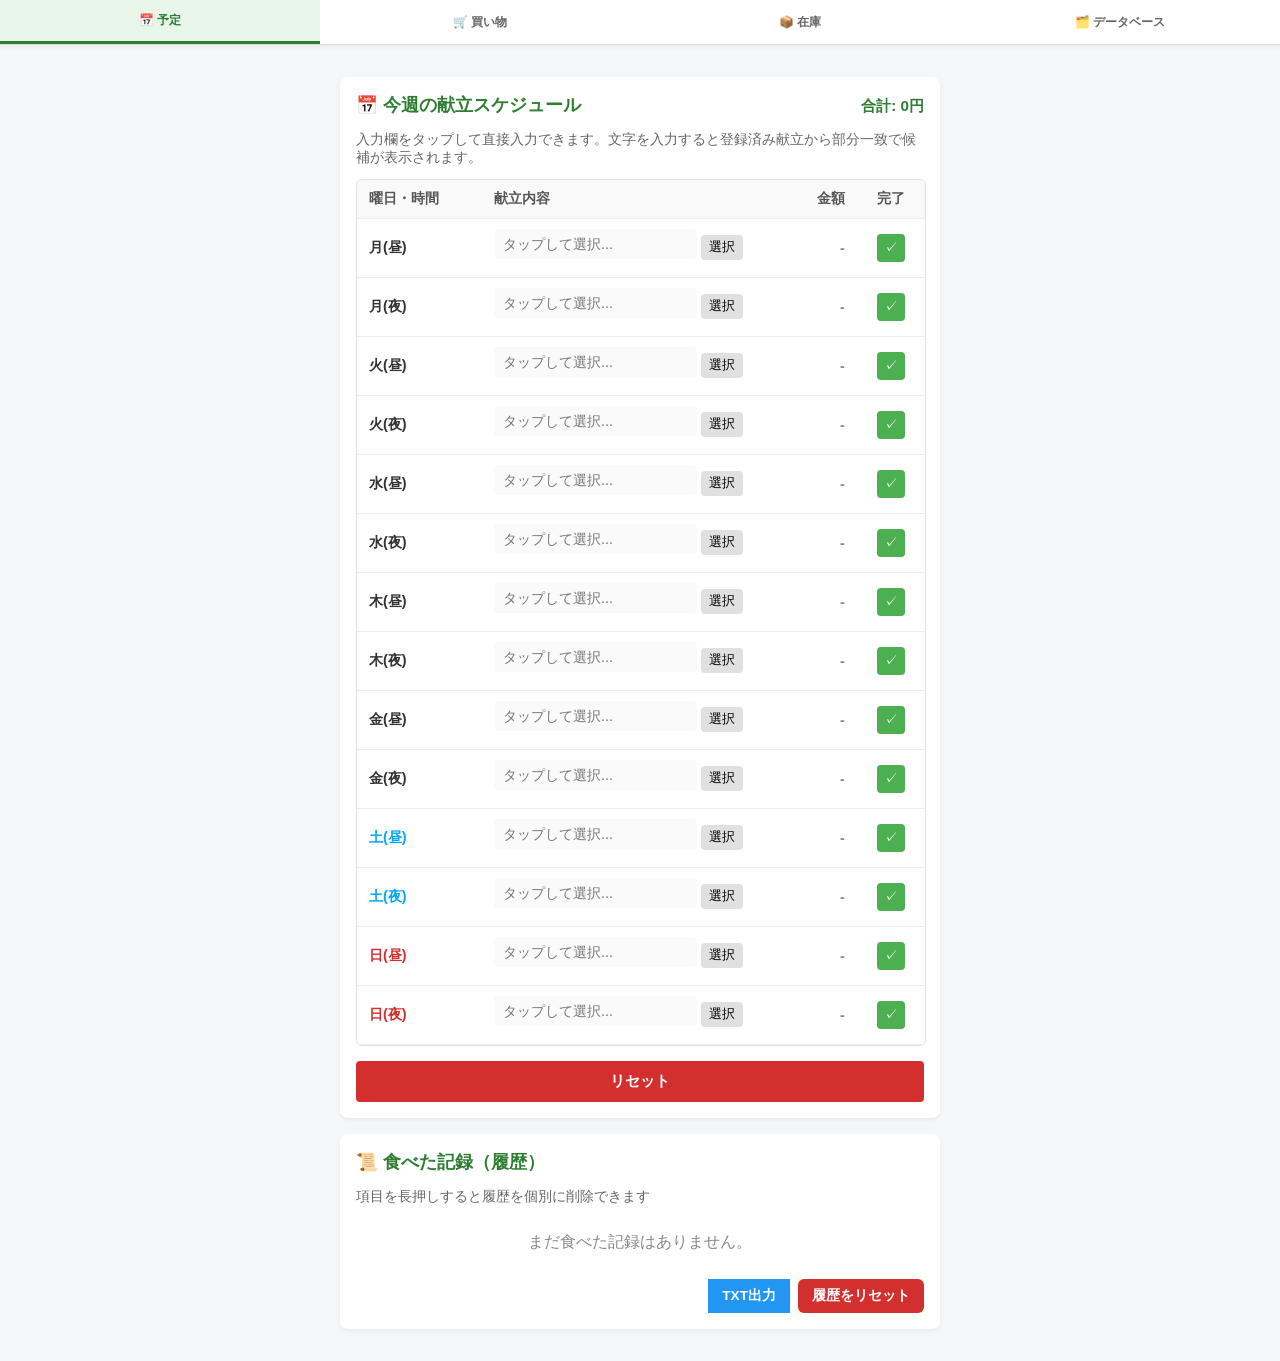
<file: index.html>
<!DOCTYPE html>
<html lang="ja">
<head>
  <meta charset="UTF-8">
  <meta name="viewport" content="width=device-width, initial-scale=1.0">
  <title>献立・お買い物リスト・在庫スケジュール管理</title>
  <meta name="theme-color" content="#4CAF50">
  <link rel="stylesheet" href="style.css">
</head>
<body>

  <!-- タブバー -->
  <div class="tab-bar">
    <button id="tabBtn1" class="tab-btn active" onclick="switchTab('tab1')">📅 予定</button>
    <button id="tabBtn2" class="tab-btn" onclick="switchTab('tab2')">🛒 買い物</button>
    <button id="tabBtn5" class="tab-btn" onclick="switchTab('tab5')">📦 在庫</button>
    <button id="tabBtn3" class="tab-btn" onclick="switchTab('tab3')">🗂️ データベース</button>
  </div>

  <div class="container">
    <!-- タブ1: 予定・履歴 -->
    <div id="tab1" class="tab-content active">
      <div class="card">
        <div style="display: flex; justify-content: space-between; align-items: baseline; margin-bottom: 4px;">
          <h2 style="margin: 0;">📅 今週の献立スケジュール</h2>
          <div style="font-size: 0.95rem; font-weight: bold; color: #2e7d32;">
            合計: <span id="totalSchedulePrice">0</span>円
          </div>
        </div>
        <p class="subtitle">入力欄をタップして直接入力できます。文字を入力すると登録済み献立から部分一致で候補が表示されます。</p>
        
        <div class="schedule-table-wrapper">
          <table class="schedule-table">
            <thead>
              <tr>
                <th style="width: 22%;">曜日・時間</th>
                <th style="width: 48%;">献立内容</th>
                <th style="width: 18%; text-align: right;">金額</th>
                <th style="width: 12%; text-align: center;">完了</th>
              </tr>
            </thead>
            <tbody id="currentScheduleTableBody"></tbody>
          </table>
        </div>

        <!-- スケジュール下部のリセットボタン -->
        <div style="margin-top: 15px; text-align: center;">
          <button type="button" class="btn-danger" onclick="resetAllSchedules()" style="padding: 10px; font-size: 0.95rem; width: 100%; border-radius: 4px; cursor: pointer;">リセット</button>
        </div>
      </div>

      <div class="card">
        <h2>📜 食べた記録（履歴）</h2>
        <p class="subtitle">項目を長押しすると履歴を個別に削除できます</p>
        <div id="historyListContainer"></div>
        <div class="footer-actions" style="margin-top: 12px;">
          <button class="btn-secondary-action" onclick="exportHistoryTxt()">TXT出力</button>
          <button class="btn-danger" onclick="clearHistory()">履歴をリセット</button>
        </div>
      </div>
    </div>

    <!-- タブ2: お買い物リスト -->
    <div id="tab2" class="tab-content">
      
      <!-- デフォルト表示されるお買い物リスト画面 -->
      <div id="shoppingListCard" class="card">
        <div style="display: flex; justify-content: space-between; align-items: center; margin-bottom: 10px; flex-wrap: wrap; gap: 6px;">
          <h2 style="margin: 0;">お買い物リスト</h2>
          <div style="display: flex; gap: 6px;">
            <button type="button" onclick="generateShoppingListFromSchedule()" style="background: #0288d1; color: white; border: none; border-radius: 4px; padding: 6px 10px; font-weight: bold; cursor: pointer; font-size: 0.8rem;">📥 予定から読み込む</button>
            <button type="button" onclick="openMenuSelect()" style="background: #4CAF50; color: white; border: none; border-radius: 4px; padding: 6px 10px; font-weight: bold; cursor: pointer; font-size: 0.8rem;">＋ 献立・食材を追加</button>
          </div>
        </div>
        <p class="subtitle">「予定から読み込む」ボタンを押すと今週のスケジュールからリストが生成されます。タップでグレーアウト / 長押しで数量変更や削除</p>
        
        <div class="summary-box" style="background: #fff; border: 1px solid #e0e0e0; border-radius: 8px; padding: 12px; margin-bottom: 15px;">
          <div style="display: flex; justify-content: space-between; font-size: 0.9rem; color: #555; margin-bottom: 4px;">
            <span>カゴの中 (購入済み):</span>
            <span><strong><span id="purchasedPrice">0</span>円</strong> <span style="font-size:0.8em; color:#777;">(税込 <span id="purchasedTax">0</span>円)</span></span>
          </div>
          <div style="display: flex; justify-content: space-between; font-size: 0.9rem; color: #555; margin-bottom: 4px;">
            <span>残り (未購入):</span>
            <span><strong><span id="remainingPrice">0</span>円</strong> <span style="font-size:0.8em; color:#777;">(税込 <span id="remainingTax">0</span>円)</span></span>
          </div>
          <div style="display: flex; justify-content: space-between; font-size: 1rem; font-weight: bold; color: #2e7d32; border-top: 1px solid #eee; padding-top: 6px; margin-top: 6px;">
            <span>合計金額:</span>
            <span><span id="totalPrice">0</span>円 <span style="font-size:0.8em; font-weight:normal; color:#555;">(税込 <span id="totalTax">0</span>円)</span></span>
          </div>
        </div>

        <ul id="shoppingList" class="shopping-list"></ul>

        <button type="button" onclick="sendToStock()" class="primary-btn" style="background: #2196F3; margin-top: 15px;">在庫に追加</button>
      </div>

      <!-- 選択・追加用画面 -->
      <div id="menuSelectCard" class="card" style="display: none; position: relative; padding-bottom: 130px; box-sizing: border-box;">
        <div style="display: flex; justify-content: space-between; align-items: center; margin-bottom: 10px;">
          <h2 style="margin: 0;">献立・食材の選択追加</h2>
          <button type="button" onclick="backToShoppingMain()" style="background: #78909c; color: white; border: none; border-radius: 4px; padding: 6px 12px; font-weight: bold; cursor: pointer; font-size: 0.85rem;">← お買い物リストに戻る</button>
        </div>
        <p class="subtitle">リストに追加したい献立や食材を選んでください</p>
        
        <div class="sub-tab-bar" style="display: flex; margin-bottom: 15px; border-bottom: 2px solid #ddd;">
          <button type="button" id="subTabMenuBtn" class="sub-tab-btn active" onclick="switchSubTab('menu')" style="flex: 1; padding: 10px; background: none; border: none; font-weight: bold; cursor: pointer; border-bottom: 3px solid #4CAF50; color: #4CAF50;">献立から選ぶ</button>
          <button type="button" id="subTabIngBtn" class="sub-tab-btn" onclick="switchSubTab('ing')" style="flex: 1; padding: 10px; background: none; border: none; font-weight: bold; cursor: pointer; color: #666;">食材一覧から選ぶ</button>
        </div>

        <!-- 各種リストが表示されるエリア -->
        <div id="subTabMenuContent" class="sub-tab-content" style="display: block;">
          <div id="menuList" class="select-list"></div>
        </div>
        <div id="subTabIngContent" class="sub-tab-content" style="display: none;">
          <div id="selectIngList" class="select-list"></div>
        </div>

        <!-- 選択画面専用の下部固定エリア -->
        <div class="fixed-bottom-action" style="position: fixed; bottom: 0; left: 0; width: 100%; background: #ffffff; box-shadow: 0 -2px 10px rgba(0,0,0,0.1); padding: 12px 16px; box-sizing: border-box; z-index: 100;">
          <div id="selectedItemsSummary" class="selected-summary-box" style="margin-bottom: 8px; background: #f0f7f4; border: 1px solid #c8e6c9; border-radius: 6px; padding: 10px; max-height: 80px; overflow-y: auto;">
            <p class="summary-empty" style="margin:0; color:#666; font-size:0.9rem;">選択中の項目はありません</p>
          </div>
          <button type="button" onclick="addSelectedItemsToShoppingList()" class="primary-btn" style="width: 100%; margin: 0; padding: 12px; font-size: 1rem;">選択した項目を追加する</button>
        </div>

      </div>

    </div>

    <!-- タブ5: 在庫管理 -->
    <div id="tab5" class="tab-content">
      <div class="card">
        <h2>🥦 食材在庫リスト</h2>
        <p class="subtitle">在庫があるものが上に、0のものが下に表示されます</p>
        <div id="stockListContainer" style="margin-bottom: 15px;"></div>
        
        <!-- 在庫タブ最下部のリセットボタン -->
        <div style="text-align: center;">
          <button type="button" class="btn-danger" onclick="resetAllStock()" style="padding: 10px; font-size: 0.95rem; width: 100%; border-radius: 4px; cursor: pointer;">在庫をリセット</button>
        </div>
      </div>
    </div>

    <!-- タブ3: データベース（食材・献立・外食の統合タブ） -->
    <div id="tab3" class="tab-content">
      <!-- データベース内のサブタブ切り替えボタン -->
      <div style="display: flex; background: #fff; border-radius: 8px; margin-bottom: 15px; box-shadow: 0 1px 3px rgba(0,0,0,0.1); overflow: hidden;">
        <button type="button" id="dbSubTabIngBtn" class="db-sub-tab-btn active" onclick="switchDbSubTab('ing')" style="flex: 1; padding: 12px 8px; background: #4CAF50; color: white; border: none; font-weight: bold; cursor: pointer; font-size: 0.9rem;">🥦 食材</button>
        <button type="button" id="dbSubTabMenuBtn" class="db-sub-tab-btn" onclick="switchDbSubTab('menu')" style="flex: 1; padding: 12px 8px; background: #f5f5f5; color: #666; border: none; font-weight: bold; cursor: pointer; font-size: 0.9rem;">📝 献立</button>
        <button type="button" id="dbSubTabEatBtn" class="db-sub-tab-btn" onclick="switchDbSubTab('eat')" style="flex: 1; padding: 12px 8px; background: #f5f5f5; color: #666; border: none; font-weight: bold; cursor: pointer; font-size: 0.9rem;">🍽️ 外食</button>
      </div>

      <!-- 子タブ1: 食材登録・一覧 -->
      <div id="dbSubTabIngContent" class="db-sub-tab-content">
        <div class="card">
          <h2>新しい食材の登録</h2>
          <p class="subtitle">よく使う食材や単体をあらかじめ登録しておけます</p>
          <div class="edit-row">
            <input type="text" id="masterIngName" placeholder="食材名 (例: 豚肉)" style="width: 55%; margin: 0;">
            <input type="number" id="masterIngPrice" placeholder="価格 (円)" style="width: 45%; margin: 0;">
          </div>
          <button type="button" onclick="saveMasterIngredient()" class="primary-btn" style="margin-top: 8px;">食材を登録する</button>
        </div>

        <div class="card">
          <h2>🥦 食材の一括登録</h2>
          <p class="subtitle">「食材名 価格」のリストをまとめて貼り付けて登録できます。</p>
          <textarea id="bulkIngInput" placeholder="例：&#13;&#10;にんじん 120&#13;&#10;玉ねぎ 100" style="width: 100%; height: 80px; padding: 8px; margin-bottom: 8px; box-sizing: border-box;"></textarea>
          <button type="button" onclick="saveBulkIngredients()" class="primary-btn" style="background: #2e7d32;">まとめて登録する</button>
        </div>

        <div class="card">
          <h2>登録済み食材一覧</h2>
          <p class="subtitle" style="margin-bottom: 8px;">項目を長押しすると編集・削除ができます</p>
          <div id="masterIngList"></div>
        </div>

        <div class="card" style="background: #f9f9f9; border: 1px dashed #ccc;">
          <h3>💾 データ共有・バックアップ</h3>
          <p style="font-size: 0.85rem; color: #666; margin-bottom: 12px;">データをファイルで書き出したり、読み込んで共有できます。</p>
          <div style="display: flex; gap: 10px; flex-wrap: wrap;">
            <button type="button" onclick="exportBackupData()" style="flex: 1; background: #2196F3; color: white; border: none; border-radius: 4px; padding: 10px; font-weight: bold; cursor: pointer;">📤 データを書き出す</button>
            <label style="flex: 1; background: #4CAF50; color: white; border-radius: 4px; padding: 10px; font-weight: bold; cursor: pointer; text-align: center; display: inline-block;">
              📥 データを読み込む
              <input type="file" id="importFile" accept=".json,.txt" onchange="importBackupData(event)" style="display: none;">
            </label>
          </div>
        </div>
      </div>

      <!-- 子タブ2: 献立登録・一覧 -->
      <div id="dbSubTabMenuContent" class="db-sub-tab-content" style="display: none;">
        <div class="card">
          <h2>献立の登録</h2>
          <p class="subtitle">献立名と、必要な材料・価格を入力してください</p>
          <label>献立名</label>
          <input type="text" id="menuName" placeholder="例: カレーライス">
          
          <label style="margin-top: 10px; display: block;">材料と価格</label>
          <div id="ingredientInputs"></div>
          
          <button type="button" onclick="addIngredientRow()" class="secondary-btn" style="margin-top: 5px;">＋ 材料入力行を追加</button>
          <button type="button" onclick="saveMenu()" class="primary-btn" style="margin-top: 15px;">献立を保存する</button>
        </div>

        <div class="card">
          <h2>登録済み献立の管理</h2>
          <p class="subtitle">項目を長押しすると編集や削除ができます</p>
          <div id="manageMenuList"></div>
        </div>
      </div>

      <!-- 子タブ3: 外食登録・一覧 -->
      <div id="dbSubTabEatContent" class="db-sub-tab-content" style="display: none;">
        <div class="card">
          <h2>🍽️ 外食店舗・予算の登録</h2>
          <p class="subtitle">よく行くお店や外食先の名前と、目安の価格（1人分など）を登録できます</p>
          <div class="edit-row">
            <input type="text" id="eatOutStoreName" placeholder="店舗名 (例: 〇〇寿司)" style="width: 55%; margin: 0;">
            <input type="number" id="eatOutStorePrice" placeholder="価格 (円)" style="width: 45%; margin: 0;">
          </div>
          <button type="button" onclick="saveEatOutStore()" class="primary-btn" style="margin-top: 8px;">外食店舗を登録する</button>
        </div>

        <div class="card">
          <h2>登録済み外食店舗一覧</h2>
          <p class="subtitle" style="margin-bottom: 8px;">項目を長押しすると編集・削除ができます</p>
          <div id="eatOutStoreList"></div>
        </div>
      </div>

    </div>
  </div>

  <!-- モーダル各種 -->
  <div id="shoppingEditModal" class="modal-overlay" onclick="closeShoppingModal(event)">
    <div class="modal-box" onclick="event.stopPropagation()">
      <h3 id="modalItemName">食材名</h3>
      <p style="font-size: 0.85rem; color: #666; margin-bottom: 15px;">数量の変更またはリストからの削除を行います</p>
      <div style="display: flex; justify-content: center; align-items: center; gap: 12px; margin-bottom: 20px;">
        <button type="button" class="qty-btn" style="width: 36px; height: 36px; font-size: 1.2rem;" onclick="modalChangeQty(-1)">-</button>
        <span id="modalItemQty" class="qty-num" style="font-size: 1.2rem; min-width: 30px;">1</span>
        <button type="button" class="qty-btn" style="width: 36px; height: 36px; font-size: 1.2rem;" onclick="modalChangeQty(1)">+</button>
      </div>
      <div style="display: flex; gap: 10px;">
        <button type="button" class="secondary-btn" style="flex: 1;" onclick="closeShoppingModal()">閉じる</button>
        <button type="button" class="btn-danger" style="flex: 1; padding: 8px; border-radius: 4px;" onclick="modalDeleteShoppingItem()">リストから削除</button>
      </div>
    </div>
  </div>

  <div id="masterIngEditModal" class="modal-overlay" onclick="closeMasterIngModal(event)">
    <div class="modal-box" onclick="event.stopPropagation()">
      <h3>食材の編集</h3>
      <p style="font-size: 0.85rem; color: #666; margin-bottom: 12px;">名前や価格の変更、または削除が行えます</p>
      <label style="text-align:left; display:block; font-size:0.85rem; font-weight:bold; margin-bottom:2px;">食材名</label>
      <input type="text" id="editMasterName" placeholder="食材名" style="margin-bottom: 10px;">
      <label style="text-align:left; display:block; font-size:0.85rem; font-weight:bold; margin-bottom:2px;">価格 (円)</label>
      <input type="number" id="editMasterPrice" placeholder="価格" style="margin-bottom: 15px;">
      <div style="display: flex; gap: 10px; margin-bottom: 8px;">
        <button type="button" class="primary-btn" style="flex: 1;" onclick="updateMasterIngredient()">保存する</button>
        <button type="button" class="secondary-btn" style="flex: 1;" onclick="closeMasterIngModal()">キャンセル</button>
      </div>
      <button type="button" class="btn-danger" style="width: 100%; padding: 8px; border-radius: 4px; font-size: 0.9rem;" onclick="deleteMasterIngredientFromModal()">この食材を削除する</button>
    </div>
  </div>

  <div id="eatOutStoreEditModal" class="modal-overlay" onclick="closeEatOutStoreModal(event)">
    <div class="modal-box" onclick="event.stopPropagation()">
      <h3>外食店舗の編集</h3>
      <p style="font-size: 0.85rem; color: #666; margin-bottom: 12px;">店舗名や価格の変更、または削除が行えます</p>
      <label style="text-align:left; display:block; font-size:0.85rem; font-weight:bold; margin-bottom:2px;">店舗名</label>
      <input type="text" id="editEatOutStoreName" placeholder="店舗名" style="margin-bottom: 10px;">
      <label style="text-align:left; display:block; font-size:0.85rem; font-weight:bold; margin-bottom:2px;">価格 (円)</label>
      <input type="number" id="editEatOutStorePrice" placeholder="価格" style="margin-bottom: 15px;">
      <div style="display: flex; gap: 10px; margin-bottom: 8px;">
        <button type="button" class="primary-btn" style="flex: 1;" onclick="updateEatOutStore()">保存する</button>
        <button type="button" class="secondary-btn" style="flex: 1;" onclick="closeEatOutStoreModal()">キャンセル</button>
      </div>
      <button type="button" class="btn-danger" style="width: 100%; padding: 8px; border-radius: 4px; font-size: 0.9rem;" onclick="deleteEatOutStoreFromModal()">この店舗を削除する</button>
    </div>
  </div>

  <div id="menuEditModal" class="modal-overlay" onclick="closeMenuModal(event)">
    <div class="modal-box" onclick="event.stopPropagation()">
      <h3>献立の編集</h3>
      <p style="font-size: 0.85rem; color: #666; margin-bottom: 12px;">献立名や材料・価格の変更、コピー、削除が行えます</p>
      <label style="text-align:left; display:block; font-size:0.85rem; font-weight:bold; margin-bottom:2px;">献立名</label>
      <input type="text" id="editMenuName" placeholder="献立名" style="margin-bottom: 10px;">
      <label style="text-align:left; display:block; font-size:0.85rem; font-weight:bold; margin-bottom:2px;">材料と価格</label>
      <div id="editIngredientInputs" style="margin-bottom: 10px;"></div>
      <button type="button" onclick="addEditIngredientRow()" class="secondary-btn" style="margin-bottom: 15px; font-size: 0.8rem; padding: 6px;">＋ 材料行を追加</button>
      <div style="display: flex; gap: 10px; margin-bottom: 8px;">
        <button type="button" class="primary-btn" style="flex: 1;" onclick="updateMenu()">保存する</button>
        <button type="button" class="secondary-btn" style="flex: 1;" onclick="duplicateMenuFromModal()">コピー</button>
      </div>
      <button type="button" class="btn-danger" style="width: 100%; padding: 8px; border-radius: 4px; font-size: 0.9rem;" onclick="deleteMenuFromModal()">この献立を削除する</button>
    </div>
  </div>

  <script src="app.js?v=2"></script>
</body>
</html>
</file>
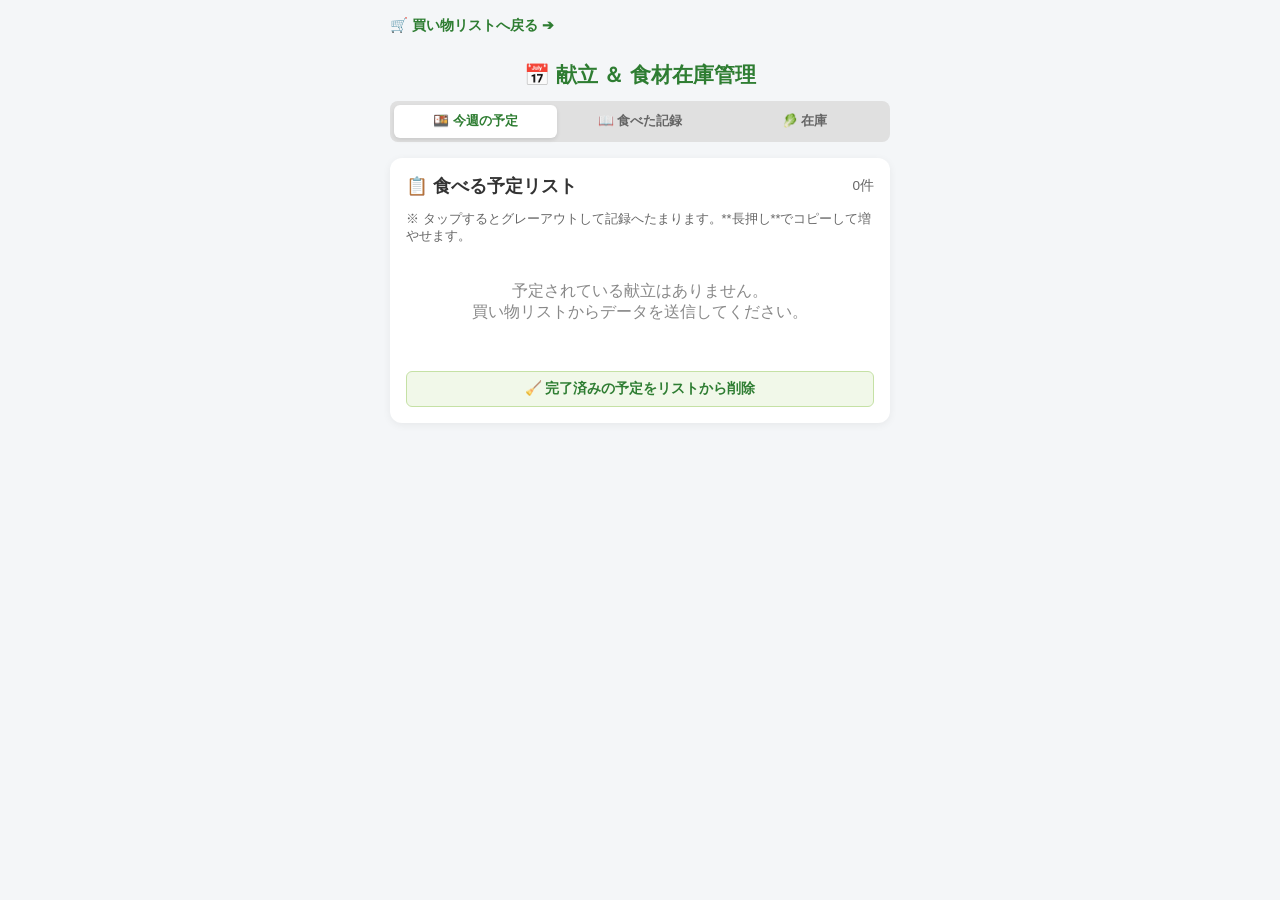
<file: stock.html>
<!DOCTYPE html>
<html lang="ja">
<head>
  <meta charset="UTF-8">
  <meta name="viewport" content="width=device-width, initial-scale=1.0">
  <title>📅 献立 ＆ 食材在庫管理</title>
  <style>
    * { box-sizing: border-box; }
    body {
      font-family: -apple-system, BlinkMacSystemFont, "Segoe UI", Roboto, sans-serif;
      background: #f4f6f8;
      margin: 0;
      padding: 16px;
      color: #333;
    }
    .container { max-width: 500px; margin: 0 auto; }
    
    .nav-link {
      display: inline-block;
      margin-bottom: 12px;
      color: #2e7d32;
      font-weight: bold;
      text-decoration: none;
      font-size: 0.9rem;
    }
    
    h1 { font-size: 1.3rem; text-align: center; color: #2e7d32; margin-bottom: 12px; }
    
    /* タブバー */
    .tab-bar {
      display: flex;
      background: #e0e0e0;
      border-radius: 8px;
      padding: 4px;
      margin-bottom: 16px;
      gap: 2px;
    }
    .tab-btn {
      flex: 1;
      padding: 8px 2px;
      border: none;
      background: transparent;
      font-weight: bold;
      font-size: 0.8rem;
      border-radius: 6px;
      cursor: pointer;
      color: #666;
      text-align: center;
    }
    .tab-btn.active {
      background: #fff;
      color: #2e7d32;
      box-shadow: 0 2px 4px rgba(0,0,0,0.1);
    }

    .card {
      background: #fff;
      border-radius: 12px;
      padding: 16px;
      margin-bottom: 16px;
      box-shadow: 0 2px 8px rgba(0,0,0,0.06);
    }

    /* シンプルな1行スケジュールカード */
    .schedule-row-simple {
      display: flex;
      align-items: center;
      justify-content: space-between;
      background-color: #ffffff;
      border: 1px solid #e0e0e0;
      border-radius: 8px;
      padding: 10px 14px;
      margin-bottom: 8px;
      cursor: pointer;
      user-select: none;
      transition: background-color 0.2s, opacity 0.2s;
    }
    .schedule-row-simple:hover {
      background-color: #f9fbf8;
    }

    /* グレーアウト（完了）時のスタイル */
    .schedule-row-simple.completed {
      background-color: #eeeeee !important;
      border-color: #dddddd !important;
      opacity: 0.7;
    }
    .schedule-row-simple.completed .menu-name {
      text-decoration: line-through;
      color: #777;
    }
    .schedule-row-simple.completed .select-mini {
      color: #888;
      background: #e0e0e0;
      pointer-events: none;
    }

    .menu-name {
      font-weight: bold;
      font-size: 1rem;
      color: #333;
      flex-grow: 1;
      margin-right: 10px;
    }

    .schedule-controls {
      display: flex;
      align-items: center;
      gap: 6px;
    }

    .select-mini {
      padding: 3px 6px;
      font-size: 0.85rem;
      border-radius: 4px;
      border: 1px solid #ccc;
      background: #fff;
    }

    .btn-del-sm {
      background: transparent;
      color: #c62828;
      border: none;
      font-size: 0.9rem;
      font-weight: bold;
      cursor: pointer;
      padding: 2px 6px;
    }

    /* アコーディオン */
    .accordion-group {
      margin-bottom: 10px;
      border: 1px solid #e0e0e0;
      border-radius: 8px;
      overflow: hidden;
    }
    .accordion-header {
      background-color: #f1f8e9;
      color: #2e7d32;
      padding: 12px 14px;
      font-weight: bold;
      font-size: 0.95rem;
      cursor: pointer;
      display: flex;
      justify-content: space-between;
      align-items: center;
      user-select: none;
    }
    .accordion-content {
      display: none;
      padding: 10px;
      background-color: #fff;
      border-top: 1px solid #e0e0e0;
    }
    .accordion-content.open {
      display: block;
    }

    .history-row {
      display: flex;
      align-items: center;
      justify-content: space-between;
      padding: 8px 10px;
      margin-bottom: 6px;
      background-color: #f9f9f9;
      border: 1px solid #eee;
      border-radius: 6px;
      font-size: 0.9rem;
    }
    .history-row .menu-name {
      font-weight: bold;
      color: #333;
    }

    /* 💡 カッコと中の文字ごとのカラー設定 */
    .history-bracket {
      font-size: 0.85rem;
      color: #333; /* 👈 カッコ（）の色（黒色） */
      font-weight: bold;
      margin-left: 8px;
    }
    .history-day {
      font-size: 0.85rem;
      color: #d32f2f; /* 👈 曜日の色（赤色） */
      font-weight: bold;
    }
    .history-time {
      font-size: 0.85rem;
      color: #1976d2; /* 👈 時間の色（青色） */
      font-weight: bold;
    }

    /* 在庫リスト */
    .stock-item {
      display: flex;
      align-items: center;
      justify-content: space-between;
      padding: 10px;
      border-bottom: 1px solid #eee;
    }
    .stock-item.empty {
      background: #f5f5f5;
      opacity: 0.5;
    }
    .stock-name {
      font-weight: bold;
      font-size: 0.95rem;
    }
    .stock-item.empty .stock-name {
      text-decoration: line-through;
    }
    .qty-control {
      display: flex;
      align-items: center;
      gap: 8px;
    }
    .btn-qty {
      background: #e0e0e0;
      border: none;
      border-radius: 4px;
      width: 28px;
      height: 28px;
      font-weight: bold;
      cursor: pointer;
      font-size: 1rem;
    }

    .clear-btn {
      background: #ffebee;
      color: #c62828;
      border: 1px solid #ef9a9a;
      border-radius: 6px;
      padding: 8px 12px;
      width: 100%;
      cursor: pointer;
      margin-top: 12px;
      font-weight: bold;
    }

    /* 完了済み一括削除ボタン */
    .cleanup-btn {
      background: #f1f8e9;
      color: #2e7d32;
      border: 1px solid #c5e1a5;
      border-radius: 6px;
      padding: 8px 12px;
      width: 100%;
      cursor: pointer;
      margin-top: 12px;
      font-weight: bold;
      font-size: 0.85rem;
    }
    .cleanup-btn:hover {
      background: #e8f5e9;
    }
  </style>
</head>
<body>

<div class="container">
  <a href="index.html" class="nav-link">🛒 買い物リストへ戻る ➔</a>

  <h1>📅 献立 ＆ 食材在庫管理</h1>

  <!-- タブバー -->
  <div class="tab-bar">
    <button id="tabBtn1" class="tab-btn active" onclick="switchTab('schedule')">🍱 今週の予定</button>
    <button id="tabBtn2" class="tab-btn" onclick="switchTab('history')">📖 食べた記録</button>
    <button id="tabBtn3" class="tab-btn" onclick="switchTab('stock')">🥬 在庫</button>
  </div>

  <!-- タブ①：今週の予定 -->
  <div id="tabContentSchedule" class="card">
    <div style="display: flex; justify-content: space-between; align-items: center; margin-bottom: 12px;">
      <h2 style="font-size: 1.1rem; margin: 0;">📋 食べる予定リスト</h2>
      <span id="scheduleCount" style="font-size: 0.85rem; color: #666;">0件</span>
    </div>
    <p style="font-size: 0.8rem; color: #666; margin-bottom: 12px;">※ タップするとグレーアウトして記録へたまります。**長押し**でコピーして増やせます。</p>

    <div id="currentScheduleList"></div>

    <button type="button" class="cleanup-btn" onclick="removeCompletedSchedules()">🧹 完了済みの予定をリストから削除</button>
  </div>

  <!-- タブ②：食べた記録 -->
  <div id="tabContentHistory" class="card" style="display: none;">
    <div style="display: flex; justify-content: space-between; align-items: center; margin-bottom: 12px;">
      <h2 style="font-size: 1.1rem; margin: 0;">📖 これまで作った記録</h2>
      <span id="historyCount" style="font-size: 0.85rem; color: #666;">0件</span>
    </div>
    <p style="font-size: 0.8rem; color: #666; margin-bottom: 12px;">※ タブをタップすると開閉します。</p>

    <div id="historyList"></div>
    <button type="button" class="clear-btn" onclick="clearHistory()">記録をリセット</button>
  </div>

  <!-- タブ③：在庫 -->
  <div id="tabContentStock" class="card" style="display: none;">
    <div style="display: flex; justify-content: space-between; align-items: center; margin-bottom: 12px;">
      <h2 style="font-size: 1.1rem; margin: 0;">🥬 食材在庫リスト</h2>
      <span id="stockCount" style="font-size: 0.85rem; color: #666;">0種類</span>
    </div>

    <div id="stockList"></div>
    <button type="button" class="clear-btn" onclick="clearStock()">在庫をリセット</button>
  </div>
</div>

<script>
  let historyRecords = JSON.parse(localStorage.getItem('historyRecords')) || [];
  let stockIngredients = JSON.parse(localStorage.getItem('stockIngredients')) || {};
  let currentSchedules = JSON.parse(localStorage.getItem('currentSchedules')) || [];

  const daysList = ['月', '火', '水', '木', '金', '土', '日', '未定'];
  const timesList = ['朝', '昼', '夜', '間食'];
  const timeOrder = { '朝': 1, '昼': 2, '夜': 3, '間食': 4 };

  // 買い物リスト側からのデータを安全に同期する
  function syncWithLocalStorage() {
    const raw = localStorage.getItem('currentSchedules');
    let incomingList = [];
    try {
      incomingList = raw ? JSON.parse(raw) : [];
    } catch(e) {
      incomingList = [];
    }

    // 既存のスケジュールIDをマップ化
    const existingMap = new Map(currentSchedules.map(item => [String(item.id), item]));
    const updatedSchedules = [];

    incomingList.forEach(incoming => {
      const idStr = String(incoming.id || (incoming.name + '_' + incoming.day));
      if (existingMap.has(idStr)) {
        // 既存のものは完了状態などを維持しつつ、名前や食材を更新
        const existing = existingMap.get(idStr);
        existing.name = incoming.name || existing.name;
        existing.ingredients = incoming.ingredients || existing.ingredients || [];
        updatedSchedules.push(existing);
        existingMap.delete(idStr);
      } else {
        // 新規追加
        updatedSchedules.push({
          id: incoming.id || (Date.now() + Math.random()),
          name: incoming.name,
          day: incoming.day || '未定',
          time: incoming.time || '昼',
          ingredients: incoming.ingredients || [],
          completed: false
        });
      }
    });

    // ユーザーが手動で追加したかもしれない既存データも保持する場合
    currentSchedules = updatedSchedules;

    // 食材在庫リストの初期同期（買い物リストから送られてきた食材を在庫に自動登録）
    incomingList.forEach(item => {
      if (item.ingredients && Array.isArray(item.ingredients)) {
        item.ingredients.forEach(ing => {
          if (ing && stockIngredients[ing] === undefined) {
            stockIngredients[ing] = 1; // デフォルト在庫1
          }
        });
      }
    });

    saveDataOnly();
  }

  function saveData() {
    localStorage.setItem('currentSchedules', JSON.stringify(currentSchedules));
    localStorage.setItem('historyRecords', JSON.stringify(historyRecords));
    localStorage.setItem('stockIngredients', JSON.stringify(stockIngredients));
    renderSchedule();
    renderHistory();
    renderStock();
  }

  function saveDataOnly() {
    localStorage.setItem('currentSchedules', JSON.stringify(currentSchedules));
    localStorage.setItem('historyRecords', JSON.stringify(historyRecords));
    localStorage.setItem('stockIngredients', JSON.stringify(stockIngredients));
  }

  function switchTab(tabName) {
    document.getElementById('tabContentSchedule').style.display = tabName === 'schedule' ? 'block' : 'none';
    document.getElementById('tabContentHistory').style.display = tabName === 'history' ? 'block' : 'none';
    document.getElementById('tabContentStock').style.display = tabName === 'stock' ? 'block' : 'none';
    
    document.getElementById('tabBtn1').classList.toggle('active', tabName === 'schedule');
    document.getElementById('tabBtn2').classList.toggle('active', tabName === 'history');
    document.getElementById('tabBtn3').classList.toggle('active', tabName === 'stock');
  }

  // 1. 今週の予定を描画
  function renderSchedule() {
    const container = document.getElementById('currentScheduleList');
    const countEl = document.getElementById('scheduleCount');
    container.innerHTML = '';
    countEl.textContent = `${currentSchedules.length}件`;

    if (currentSchedules.length === 0) {
      container.innerHTML = '<p style="color: #888; text-align: center; padding: 20px 0;">予定されている献立はありません。<br>買い物リストからデータを送信してください。</p>';
      return;
    }

    currentSchedules.forEach((item, index) => {
      const row = document.createElement('div');
      row.className = `schedule-row-simple ${item.completed ? 'completed' : ''}`;

      const dayOptions = daysList.map(d => `<option value="${d}" ${item.day === d ? 'selected' : ''}>${d}</option>`).join('');
      const timeOptions = timesList.map(t => `<option value="${t}" ${item.time === t ? 'selected' : ''}>${t}</option>`).join('');

      row.innerHTML = `
        <span class="menu-name">${item.name}</span>
        <div class="schedule-controls" onclick="event.stopPropagation()">
          <select class="select-mini" onchange="updateScheduleField(${index}, 'day', this.value)">${dayOptions}</select>
          <select class="select-mini" onchange="updateScheduleField(${index}, 'time', this.value)">${timeOptions}</select>
          <button class="btn-del-sm" onclick="removeScheduleItem(${index})" title="削除">✕</button>
        </div>
      `;

      row.onclick = (e) => {
        if (e.target.tagName === 'SELECT' || e.target.tagName === 'OPTION' || e.target.classList.contains('btn-del-sm')) return;
        toggleCompleteSchedule(index);
      };

      let pressTimer;
      row.onmousedown = () => { pressTimer = setTimeout(() => duplicateSchedule(index), 600); };
      row.onmouseup = () => { clearTimeout(pressTimer); };
      row.ontouchstart = () => { pressTimer = setTimeout(() => duplicateSchedule(index), 600); };
      row.ontouchend = () => { clearTimeout(pressTimer); };

      container.appendChild(row);
    });
  }

  function updateScheduleField(index, field, value) {
    if (currentSchedules[index] && !currentSchedules[index].completed) {
      currentSchedules[index][field] = value;
      saveData();
    }
  }

  function removeScheduleItem(index) {
    currentSchedules.splice(index, 1);
    saveData();
  }

  function removeCompletedSchedules() {
    const beforeCount = currentSchedules.length;
    currentSchedules = currentSchedules.filter(item => !item.completed);
    const removedCount = beforeCount - currentSchedules.length;

    if (removedCount > 0) {
      saveData();
    } else {
      alert('削除対象となる完了済み（グレーアウト）の項目はありません。');
    }
  }

  function duplicateSchedule(index) {
    const target = currentSchedules[index];
    if (target) {
      const duplicated = {
        id: Date.now() + Math.random(),
        name: target.name,
        day: target.day,
        time: target.time,
        ingredients: target.ingredients ? [...target.ingredients] : [],
        completed: false
      };
      currentSchedules.splice(index + 1, 0, duplicated);
      saveData();
      navigator.vibrate && navigator.vibrate(50);
    }
  }

  function toggleCompleteSchedule(index) {
    const item = currentSchedules[index];
    if (!item || item.completed) return;

    item.completed = true;

    const now = new Date();
    const year = now.getFullYear();
    const month = now.getMonth() + 1;
    const dateNum = now.getDate();
    
    const weekNum = Math.ceil(dateNum / 7);
    const groupKey = `${year}年${month}月 第${weekNum}週`;
    const dateStr = `${month}/${dateNum}`;

    historyRecords.unshift({
      name: item.name,
      day: item.day || '未定',
      time: item.time || '昼',
      date: dateStr,
      group: groupKey
    });

    if (item.ingredients && item.ingredients.length > 0) {
      item.ingredients.forEach(ingName => {
        if (stockIngredients[ingName] !== undefined) {
          stockIngredients[ingName] = Math.max(0, stockIngredients[ingName] - 1);
        }
      });
    }

    saveData();
  }

  // 2. 食べた記録の描画
  function renderHistory() {
    const container = document.getElementById('historyList');
    const countEl = document.getElementById('historyCount');
    container.innerHTML = '';
    countEl.textContent = `${historyRecords.length}件`;

    if (historyRecords.length === 0) {
      container.innerHTML = '<p style="color: #888; text-align: center; padding: 20px 0;">まだ食べた記録はありません</p>';
      return;
    }

    const groupedByWeek = {};
    historyRecords.forEach(record => {
      const gKey = record.group || 'そのほかの記録';
      if (!groupedByWeek[gKey]) groupedByWeek[gKey] = [];
      groupedByWeek[gKey].push(record);
    });

    Object.keys(groupedByWeek).forEach(groupName => {
      const recordsInGroup = groupedByWeek[groupName];

      const consolidatedMap = {};
      recordsInGroup.forEach(rec => {
        const key = `${rec.name}_${rec.day}`;
        if (!consolidatedMap[key]) {
          consolidatedMap[key] = {
            name: rec.name,
            day: rec.day,
            date: rec.date,
            times: []
          };
        }
        if (!consolidatedMap[key].times.includes(rec.time)) {
          consolidatedMap[key].times.push(rec.time);
        }
      });

      const consolidatedList = Object.values(consolidatedMap);

      const groupDiv = document.createElement('div');
      groupDiv.className = 'accordion-group';

      const header = document.createElement('div');
      header.className = 'accordion-header';
      header.innerHTML = `📂 ${groupName} <span style="font-size:0.8rem; background:#fff; padding:2px 8px; border-radius:10px; color:#2e7d32;">${consolidatedList.length}件 ▼</span>`;

      const content = document.createElement('div');
      content.className = 'accordion-content';

      header.onclick = () => {
        content.classList.toggle('open');
        const badge = header.querySelector('span');
        badge.textContent = content.classList.contains('open') ? `${consolidatedList.length}件 ▲` : `${consolidatedList.length}件 ▼`;
      };

      consolidatedList.forEach(item => {
        item.times.sort((a, b) => (timeOrder[a] || 99) - (timeOrder[b] || 99));
        const timesStr = item.times.join(' ');

        const row = document.createElement('div');
        row.className = 'history-row';
        row.innerHTML = `
          <div>
            <span class="menu-name">${item.name}</span>
            <span class="history-bracket">(</span><span class="history-day">${item.day}</span> <span class="history-time">${timesStr}</span><span class="history-bracket">)</span>
          </div>
          <span style="font-size: 0.75rem; color: #888;">${item.date || ''}</span>
        `;
        content.appendChild(row);
      });

      groupDiv.appendChild(header);
      groupDiv.appendChild(content);
      container.appendChild(groupDiv);
    });
  }

  // 3. 在庫リスト描画
  function renderStock() {
    const container = document.getElementById('stockList');
    const countEl = document.getElementById('stockCount');
    const keys = Object.keys(stockIngredients);
    container.innerHTML = '';
    countEndText = `${keys.length}種類`;
    if(countEl) countEl.textContent = `${keys.length}種類`;

    if (keys.length === 0) {
      container.innerHTML = '<p style="color: #888; text-align: center; padding: 20px 0;">食材はありません</p>';
      return;
    }

    keys.forEach(ingName => {
      const qty = stockIngredients[ingName];
      const div = document.createElement('div');
      div.className = `stock-item ${qty === 0 ? 'empty' : ''}`;

      div.innerHTML = `
        <span class="stock-name">${ingName}</span>
        <div class="qty-control">
          <button class="btn-qty" onclick="changeStockQty('${ingName}', -1)">-</button>
          <span style="font-weight:bold; min-width:30px; text-align:center;">${qty}</span>
          <button class="btn-qty" onclick="changeStockQty('${ingName}', 1)">+</button>
        </div>
      `;
      container.appendChild(div);
    });
  }

  function changeStockQty(ingName, delta) {
    if (stockIngredients[ingName] !== undefined) {
      stockIngredients[ingName] = Math.max(0, stockIngredients[ingName] + delta);
      saveData();
    }
  }

  function clearHistory() {
    if (confirm('食べた記録をすべてリセットしますか？')) {
      historyRecords = [];
      saveData();
    }
  }

  function clearStock() {
    if (confirm('食材在庫をすべてリセットしますか？')) {
      stockIngredients = {};
      saveData();
    }
  }

  // 起動時の実行
  syncWithLocalStorage();
  renderSchedule();
  renderHistory();
  renderStock();
</script>

</body>
</html>
</file>
<file: style.css>
body {
  font-family: -apple-system, BlinkMacSystemFont, "Segoe UI", Roboto, sans-serif;
  background-color: #f4f6f8;
  color: #333;
  margin: 0;
  padding: 0;
  -webkit-user-select: none;
  user-select: none;
}
input, textarea, select {
  -webkit-user-select: text;
  user-select: text;
}
.container {
  max-width: 600px;
  margin: 0 auto;
  padding: 16px;
}
.tab-bar {
  display: flex;
  background: white;
  border-bottom: 1px solid #ddd;
  position: sticky;
  top: 0;
  z-index: 100;
  box-shadow: 0 2px 4px rgba(0,0,0,0.05);
  overflow-x: auto;
}
.tab-btn {
  flex: 1;
  min-width: 65px;
  padding: 12px 2px;
  text-align: center;
  background: white;
  border: none;
  font-size: 0.75rem;
  font-weight: bold;
  color: #666;
  cursor: pointer;
  transition: all 0.2s;
  white-space: nowrap;
}
.tab-btn.active {
  background: #e8f5e9;
  color: #2e7d32;
  border-bottom: 3px solid #2e7d32;
}
.tab-content {
  display: none;
  padding-top: 16px;
}
.tab-content.active {
  display: block;
}
.card {
  background: white;
  border-radius: 8px;
  padding: 16px;
  box-shadow: 0 2px 4px rgba(0,0,0,0.05);
  margin-bottom: 16px;
}
h2 { font-size: 1.1rem; color: #2e7d32; margin-top: 0; }
.subtitle { font-size: 0.85rem; color: #666; margin-bottom: 12px; }
.primary-btn {
  background: #4CAF50;
  color: white;
  border: none;
  border-radius: 4px;
  padding: 10px;
  font-weight: bold;
  cursor: pointer;
  width: 100%;
  font-size: 0.95rem;
}
.primary-btn:hover { background: #388E3C; }
.secondary-btn {
  background: #f1f3f4;
  color: #333;
  border: 1px solid #ccc;
  border-radius: 4px;
  padding: 8px;
  font-weight: bold;
  cursor: pointer;
  width: 100%;
  font-size: 0.9rem;
}
input, select, textarea {
  font-size: 0.95rem;
  padding: 8px;
  border: 1px solid #ccc;
  border-radius: 4px;
  box-sizing: border-box;
  width: 100%;
  margin-bottom: 8px;
}
.edit-row { display: flex; gap: 8px; margin-bottom: 8px; }
.select-list, .shopping-list { list-style: none; padding: 0; margin: 0; }
.list-item, .select-item {
  display: flex;
  justify-content: space-between;
  align-items: center;
  padding: 10px 8px;
  border-bottom: 1px solid #eee;
}
.shopping-item.completed {
  background: #f1f3f4;
  color: #888;
  text-decoration: line-through;
}
.stock-item.empty {
  background: #f1f3f4;
  color: #888;
}
.qty-controls {
  display: flex;
  align-items: center;
  gap: 6px;
}
.qty-btn {
  background: #ddd;
  border: none;
  width: 26px;
  height: 26px;
  border-radius: 4px;
  font-weight: bold;
  cursor: pointer;
  display: flex;
  align-items: center;
  justify-content: center;
  font-size: 0.9rem;
}
.qty-btn:hover { background: #ccc; }
.qty-num {
  font-weight: bold;
  min-width: 20px;
  text-align: center;
  font-size: 0.9rem;
}

.schedule-table-wrapper {
  width: 100%;
  overflow-x: auto;
  border: 1px solid #e0e0e0;
  border-radius: 6px;
}
.schedule-table {
  width: 100%;
  border-collapse: collapse;
  background: #fff;
  font-size: 0.9rem;
  text-align: left;
}
.schedule-table th, .schedule-table td {
  padding: 10px 12px;
  border-bottom: 1px solid #eee;
}
.schedule-table th {
  background: #f9f9f9;
  color: #555;
  font-weight: bold;
  font-size: 0.85rem;
}

/* 土曜日の文字色を水色（青系）に指定 */
.sat, .saturday, [data-曜日="土"], .schedule-table .sat {
  color: #03A9F4 !important;
}

.schedule-row.completed {
  background: #f1f3f4 !important;
  color: #888;
  text-decoration: line-through;
}
.schedule-row.completed .schedule-input {
  color: #888 !important;
  background: transparent !important;
}
.schedule-input-container {
  position: relative;
  width: 100%;
}
.schedule-input {
  width: 100%;
  padding: 6px 8px;
  border: 1px solid transparent;
  border-radius: 4px;
  background: #fafafa;
  font-size: 0.9rem;
  outline: none;
  box-sizing: border-box;
  color: #333;
}
.schedule-input.is-eatout {
  color: #1976D2 !important;
  font-weight: bold;
}
.schedule-input:focus {
  background: #fff;
  border: 1px solid #2e7d32;
  box-shadow: 0 0 0 2px rgba(46, 125, 50, 0.1);
}
.suggest-box {
  position: absolute;
  top: 100%;
  left: 0;
  right: 0;
  background: #fff;
  border: 1px solid #ccc;
  border-radius: 4px;
  box-shadow: 0 4px 8px rgba(0,0,0,0.1);
  z-index: 200;
  max-height: 150px;
  overflow-y: auto;
  display: none;
}
.suggest-item {
  padding: 8px 10px;
  font-size: 0.85rem;
  cursor: pointer;
  border-bottom: 1px solid #f1f1f1;
}
.suggest-item:hover {
  background: #e8f5e9;
  color: #2e7d32;
}

.accordion-group {
  margin-bottom: 10px;
  border: 1px solid #e0e0e0;
  border-radius: 6px;
  overflow: hidden;
}
.accordion-header {
  background: #f9f9f9;
  padding: 10px 14px;
  font-weight: bold;
  cursor: pointer;
  display: flex;
  justify-content: space-between;
  align-items: center;
  font-size: 0.95rem;
}
.accordion-content { display: none; padding: 10px 14px; background: #fff; border-top: 1px solid #e0e0e0; }
.accordion-content.open { display: block; }
.history-row { display: flex; justify-content: space-between; align-items: center; padding: 6px 0; border-bottom: 1px dashed #eee; font-size: 0.9rem; cursor: pointer; }
.footer-actions { display: flex; justify-content: flex-end; margin-top: 12px; gap: 8px; align-items: center; }
.btn-danger { background: #d32f2f; color: white; border: none; padding: 8px 14px; border-radius: 6px; font-size: 0.85rem; cursor: pointer; font-weight: bold; width: auto; }
.btn-secondary-action { background: #2196F3; color: white; border: none; padding: 8px 14px; border-曜日-radius: 6px; font-size: 0.85rem; cursor: pointer; font-weight: bold; width: auto; }

.modal-overlay {
  position: fixed;
  top: 0; left: 0; width: 100%; height: 100%;
  background: rgba(0,0,0,0.4);
  display: none;
  justify-content: center;
  align-items: center;
  z-index: 1000;
}
.modal-box {
  background: white;
  padding: 20px;
  border-radius: 10px;
  width: 90%;
  max-width: 320px;
  box-shadow: 0 4px 12px rgba(0,0,0,0.15);
  text-align: center;
  max-height: 85vh;
  overflow-y: auto;
}
.modal-box h3 { margin-top: 0; color: #2e7d32; font-size: 1.1rem; }
</file>
